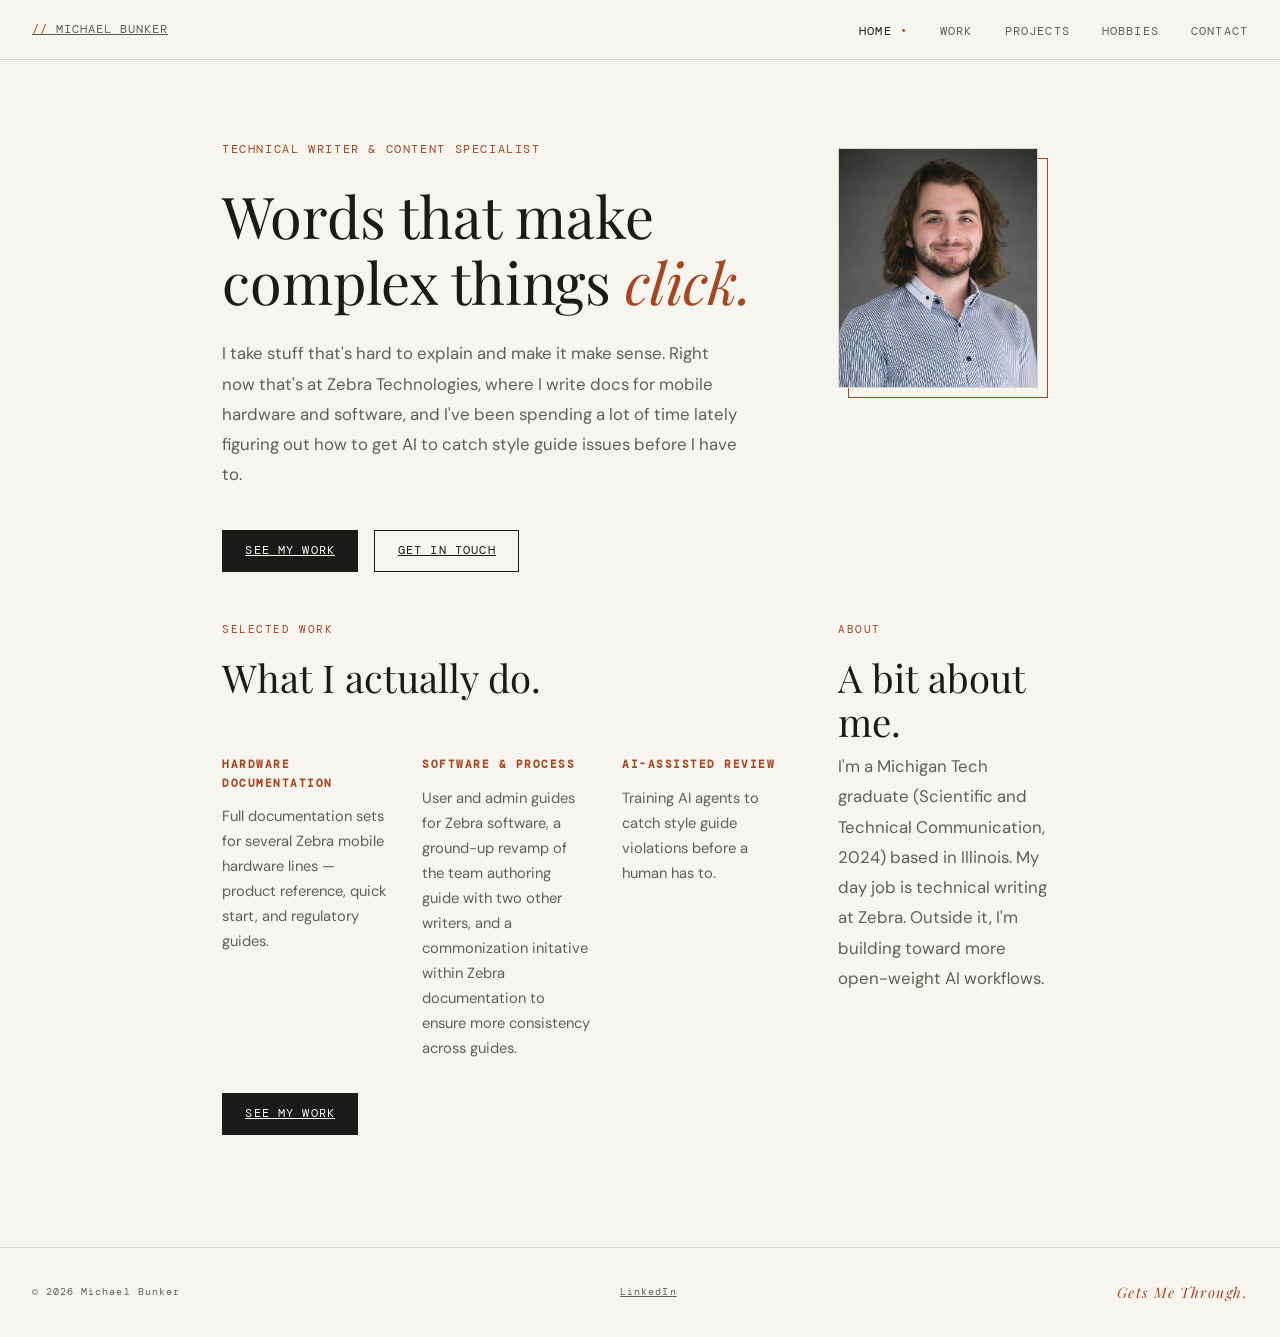
<file: index.html>
<!DOCTYPE html>
<html lang="en">
<head>
  <meta charset="UTF-8" />
  <meta name="viewport" content="width=device-width, initial-scale=1.0" />
  <meta name="theme-color" content="#F7F5F0">
  <title>Michael Bunker — Technical Writer</title>
  <meta name="description" content="Michael Bunker — Technical Writer & Content Specialist. Currently at Zebra Technologies, specializing in hardware documentation and AI-driven documentation workflows.">
  <meta property="og:title" content="Michael Bunker — Technical Writer">
  <meta property="og:description" content="Technical Writer & Content Specialist. Currently at Zebra Technologies, leading AI initiatives and documentation for mobile hardware.">
  <meta property="og:type" content="website">
  <meta property="og:url" content="https://michaelbunker.net/">
  <meta property="og:image" content="https://michaelbunker.net/michaelbunker.jpg">
  <meta property="og:image:type" content="image/jpeg">
  <meta property="og:image:width" content="800">
  <meta property="og:image:height" content="800">
  <meta property="og:image:alt" content="Portrait of Michael Bunker">
  <meta name="twitter:card" content="summary">
  <meta name="twitter:title" content="Michael Bunker — Technical Writer">
  <meta name="twitter:description" content="Technical Writer & Content Specialist. Currently at Zebra Technologies, leading AI initiatives and documentation for mobile hardware.">
  <meta name="twitter:image" content="https://michaelbunker.net/michaelbunker.jpg">
  <meta name="twitter:image:alt" content="Portrait of Michael Bunker">
  <link rel="canonical" href="https://michaelbunker.net/">
  <link rel="icon" type="image/svg+xml" href="favicon.svg">
  <link rel="preconnect" href="https://fonts.googleapis.com">
  <link rel="preconnect" href="https://fonts.gstatic.com" crossorigin>
  <link href="https://fonts.googleapis.com/css2?family=Playfair+Display:ital@0;1&family=DM+Mono&family=DM+Sans:wght@300;400;500&display=swap" rel="stylesheet" />
  <link rel="stylesheet" href="style.css">
  <script src="script.js" defer></script>
  <script type="application/ld+json">
  {
    "@context": "https://schema.org",
    "@type": "Person",
    "name": "Michael Bunker",
    "url": "https://michaelbunker.net/",
    "image": "https://michaelbunker.net/michaelbunker.jpg",
    "jobTitle": "Technical Writer & Content Specialist",
    "worksFor": { "@type": "Organization", "name": "Zebra Technologies" },
    "address": { "@type": "PostalAddress", "addressRegion": "IL", "addressCountry": "US" },
    "sameAs": [ "https://www.linkedin.com/in/michael-bunker-b271b816b" ]
  }
  </script>
</head>
<body>
  <a href="#main-content" class="skip-link">Skip to main content</a>
  <nav aria-label="Main navigation">
    <a href="index.html" class="nav-logo"><span>//</span> michael bunker</a>
    <ul class="nav-links">
      <li><a href="index.html" class="active" aria-current="page">Home</a></li>
      <li><a href="work.html">Work</a></li>
      <li><a href="projects.html">Projects</a></li>
      <li><a href="hobbies.html">Hobbies</a></li>
      <li><a href="contact.html">Contact</a></li>
    </ul>
  </nav>

  <main id="main-content">
  <section class="page">
    <div class="container">
      <div class="home-hero">
        <div class="hero-text">
          <p class="hero-label">Technical Writer & Content Specialist</p>
          <h1>Words that make<br>complex things <em>click.</em></h1>
          <p class="hero-body">I take stuff that's hard to explain and make it make sense. Right now that's at Zebra Technologies, where I write docs for mobile hardware and software, and I've been spending a lot of time lately figuring out how to get AI to catch style guide issues before I have to.</p>
          <div class="hero-ctas">
            <a href="work.html" class="btn btn-fill">See My Work</a>
            <a href="contact.html" class="btn">Get in Touch</a>
          </div>
        </div>
        <div class="hero-image">
          <div class="img-frame-wrap">
            <div class="img-frame">
              <img src="michaelbunker.jpg" alt="Portrait of Michael Bunker" width="200" height="240" fetchpriority="high" style="width:100%;height:100%;object-fit:cover;" />
            </div>
          </div>
      </div>
      
      <div class="home-section">
        <p class="label">Selected Work</p>
        <h2>What I actually do.</h2>
        <div class="about-strip">
          <div class="about-block">
            <h3>Hardware Documentation</h3>
            <p>Full documentation sets for several Zebra mobile hardware lines &mdash; product reference, quick start, and regulatory guides.</p>
          </div>
          <div class="about-block">
            <h3>Software &amp; Process</h3>
            <p>User and admin guides for Zebra software, a ground-up revamp of the team authoring guide with two other writers, and a commonization initative within Zebra documentation to ensure more consistency across guides.</p>
          </div>
          <div class="about-block">
            <h3>AI-Assisted Review</h3>
            <p>Training AI agents to catch style guide violations before a human has to.</p>
          </div>
        </div>
        <div class="hero-ctas">
          <a href="work.html" class="btn btn-fill">See My Work</a>
        </div>
      </div>
      
      <div class="home-section">
        <p class="label">About</p>
        <h2>A bit about me.</h2>
        <p class="hero-body" style="max-width: 640px;">I'm a Michigan Tech graduate (Scientific and Technical Communication, 2024) based in Illinois. My day job is technical writing at Zebra. Outside it, I'm building toward more open-weight AI workflows.</p>
    </div>
    </div>
   </section>
  </main>
  <footer>
    <p>© 2026 Michael Bunker</p>
        <p><a href="https://www.linkedin.com/in/michael-bunker-b271b816b" target="_blank" rel="noopener noreferrer">LinkedIn</a></p>
    <p class="footer-mark">Gets Me Through.</p>
  </footer>
</body>
</html>
</file>
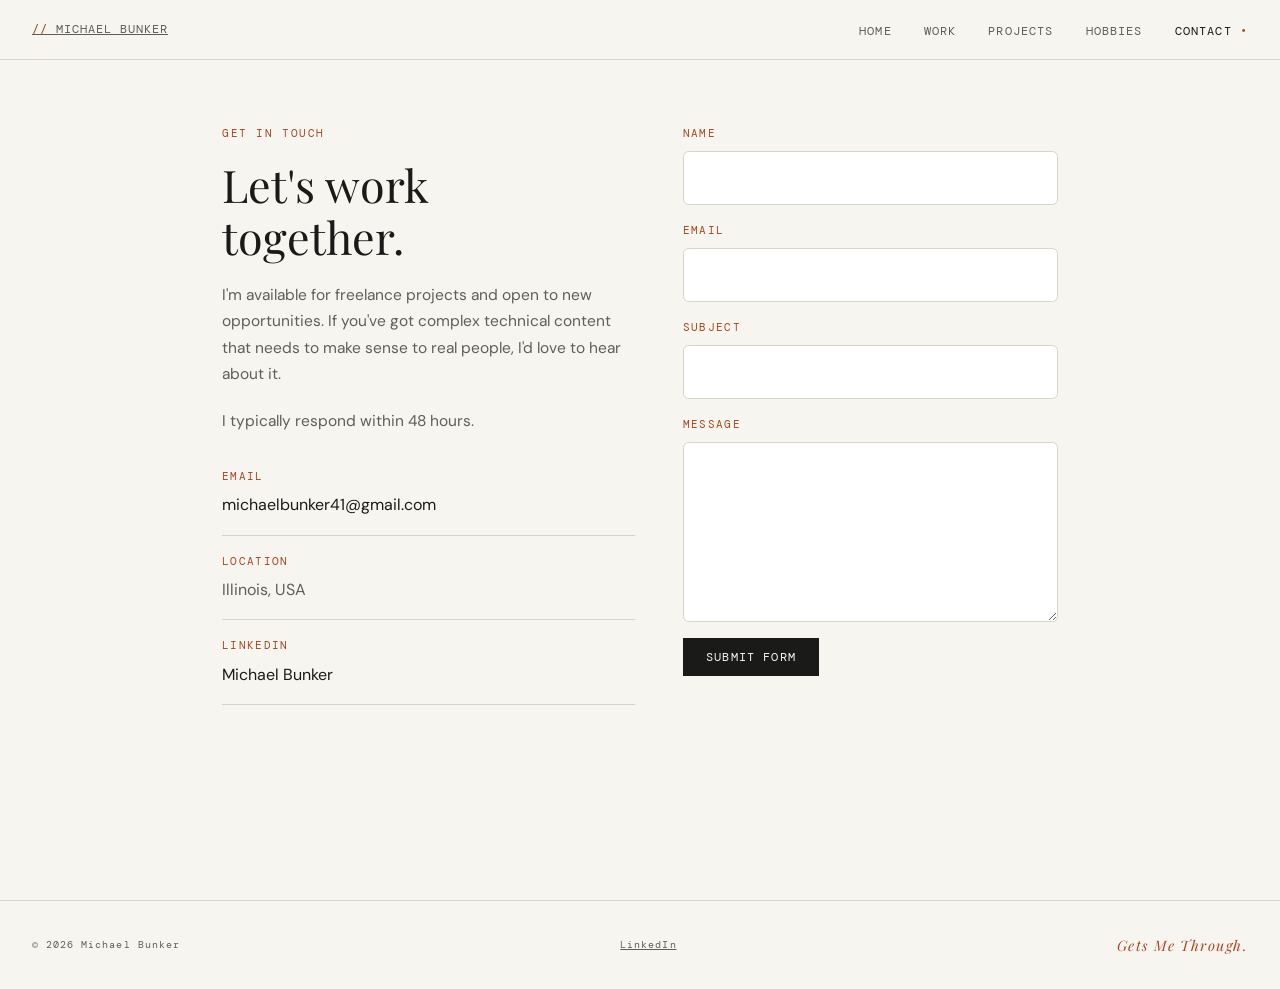
<file: contact.html>
<!DOCTYPE html>
<html lang="en">
<head>
  <meta charset="UTF-8" />
  <meta name="viewport" content="width=device-width, initial-scale=1.0" />
  <meta name="theme-color" content="#F7F5F0">
  <title>Contact — Michael Bunker</title>
  <meta name="description" content="Contact Michael Bunker — Technical Writer & Content Specialist. Available for freelance projects and new opportunities in documentation and AI.">
  <meta property="og:title" content="Michael Bunker — Contact">
  <meta property="og:description" content="Get in touch with Michael Bunker for technical writing, documentation, and content strategy projects.">
  <meta property="og:type" content="website">
  <meta property="og:url" content="https://michaelbunker.net/contact.html">
  <meta property="og:image" content="https://michaelbunker.net/michaelbunker.jpg">
  <meta property="og:image:type" content="image/jpeg">
  <meta property="og:image:width" content="800">
  <meta property="og:image:height" content="800">
  <meta property="og:image:alt" content="Portrait of Michael Bunker">
  <meta name="twitter:card" content="summary">
  <meta name="twitter:title" content="Michael Bunker — Contact">
  <meta name="twitter:description" content="Get in touch with Michael Bunker for technical writing, documentation, and content strategy projects.">
  <meta name="twitter:image" content="https://michaelbunker.net/michaelbunker.jpg">
  <meta name="twitter:image:alt" content="Portrait of Michael Bunker">
  <link rel="canonical" href="https://michaelbunker.net/contact.html">
  <link rel="icon" type="image/svg+xml" href="favicon.svg">
  <link rel="preconnect" href="https://fonts.googleapis.com">
  <link rel="preconnect" href="https://fonts.gstatic.com" crossorigin>
  <link href="https://fonts.googleapis.com/css2?family=Playfair+Display:ital@0;1&family=DM+Mono&family=DM+Sans:wght@300;400;500&display=swap" rel="stylesheet" />
  <link rel="stylesheet" href="style.css">
  <script src="script.js" defer></script>
</head>
<body>
  <a href="#main-content" class="skip-link">Skip to main content</a>
  <nav aria-label="Main navigation">
    <a href="index.html" class="nav-logo"><span>//</span> michael bunker</a>
    <ul class="nav-links">
      <li><a href="index.html">Home</a></li>
      <li><a href="work.html">Work</a></li>
      <li><a href="projects.html">Projects</a></li>
      <li><a href="hobbies.html">Hobbies</a></li>
      <li><a href="contact.html" class="active" aria-current="page">Contact</a></li>
    </ul>
  </nav>

  <main id="main-content">
  <section class="page" id="page-contact">
    <div class="container">
      <div class="contact-layout">
        <div class="contact-left">
          <div style="font-family:var(--mono);font-size:0.7rem;letter-spacing:0.14em;text-transform:uppercase;color:var(--accent);margin-bottom:1rem;">Get in Touch</div>
          <h1>Let's work<br>together.</h1>
          <p>I'm available for freelance projects and open to new opportunities. If you've got complex technical content that needs to make sense to real people, I'd love to hear about it.</p>
          <p>I typically respond within 48 hours.</p>
          <ul class="contact-list">
            <li>
              <span class="c-label">Email</span>
              <a href="mailto:michaelbunker41@gmail.com">michaelbunker41@gmail.com</a>
            </li>
            <li>
              <span class="c-label">Location</span>
              <span style="color:var(--muted)">Illinois, USA</span>
            </li>
            <li>
              <span class="c-label">LinkedIn</span>
              <a href="https://www.linkedin.com/in/michael-bunker-b271b816b" target="_blank" rel="noopener noreferrer">Michael Bunker</a>
            </li>
          </ul>
        </div>

    <form id="contact-form" class="contact-form">
  <input type="hidden" name="access_key" value="ab18880c-9915-4725-9efa-cfa8f529046d" />
        <input type="hidden" name="from_name" value="michaelbunker.net contact form" />
  
  <!-- Web3Forms bot protection honeypot -->
  <input type="text" name="botcheck" value="" tabindex="-1" autocomplete="off" aria-hidden="true" style="position:absolute; left:-9999px; width:1px; height:1px;" />
  
  <div class="form-row">
    <label for="f-name">Name</label>
    <input type="text" id="f-name" name="name" autocomplete="name" required aria-required="true" />
  </div>
  
  <div class="form-row">
    <label for="f-email">Email</label>
    <input type="email" id="f-email" name="email" autocomplete="email" required aria-required="true" />
  </div>

  <div class="form-row">
    <label for="f-subject">Subject</label>
    <input type="text" id="f-subject" name="subject" required aria-required="true" />
  </div>

  <div class="form-row">
    <label for="f-message">Message</label>
    <textarea id="f-message" name="message" required aria-required="true"></textarea>
  </div>
  
  <div>
    <button class="btn btn-fill" type="submit">Submit Form</button>
  </div>

  <div id="form-result" role="status" aria-live="polite" style="margin-top: 1rem; font-family: var(--mono); font-size: 0.9rem;"></div>
</form>
      </div>
    </div>
  </section>
  </main>
  <footer>
    <p>© 2026 Michael Bunker</p>
        <p><a href="https://www.linkedin.com/in/michael-bunker-b271b816b" target="_blank" rel="noopener noreferrer">LinkedIn</a></p>
    <p class="footer-mark">Gets Me Through.</p>
  </footer>
</body>
</html>
</file>
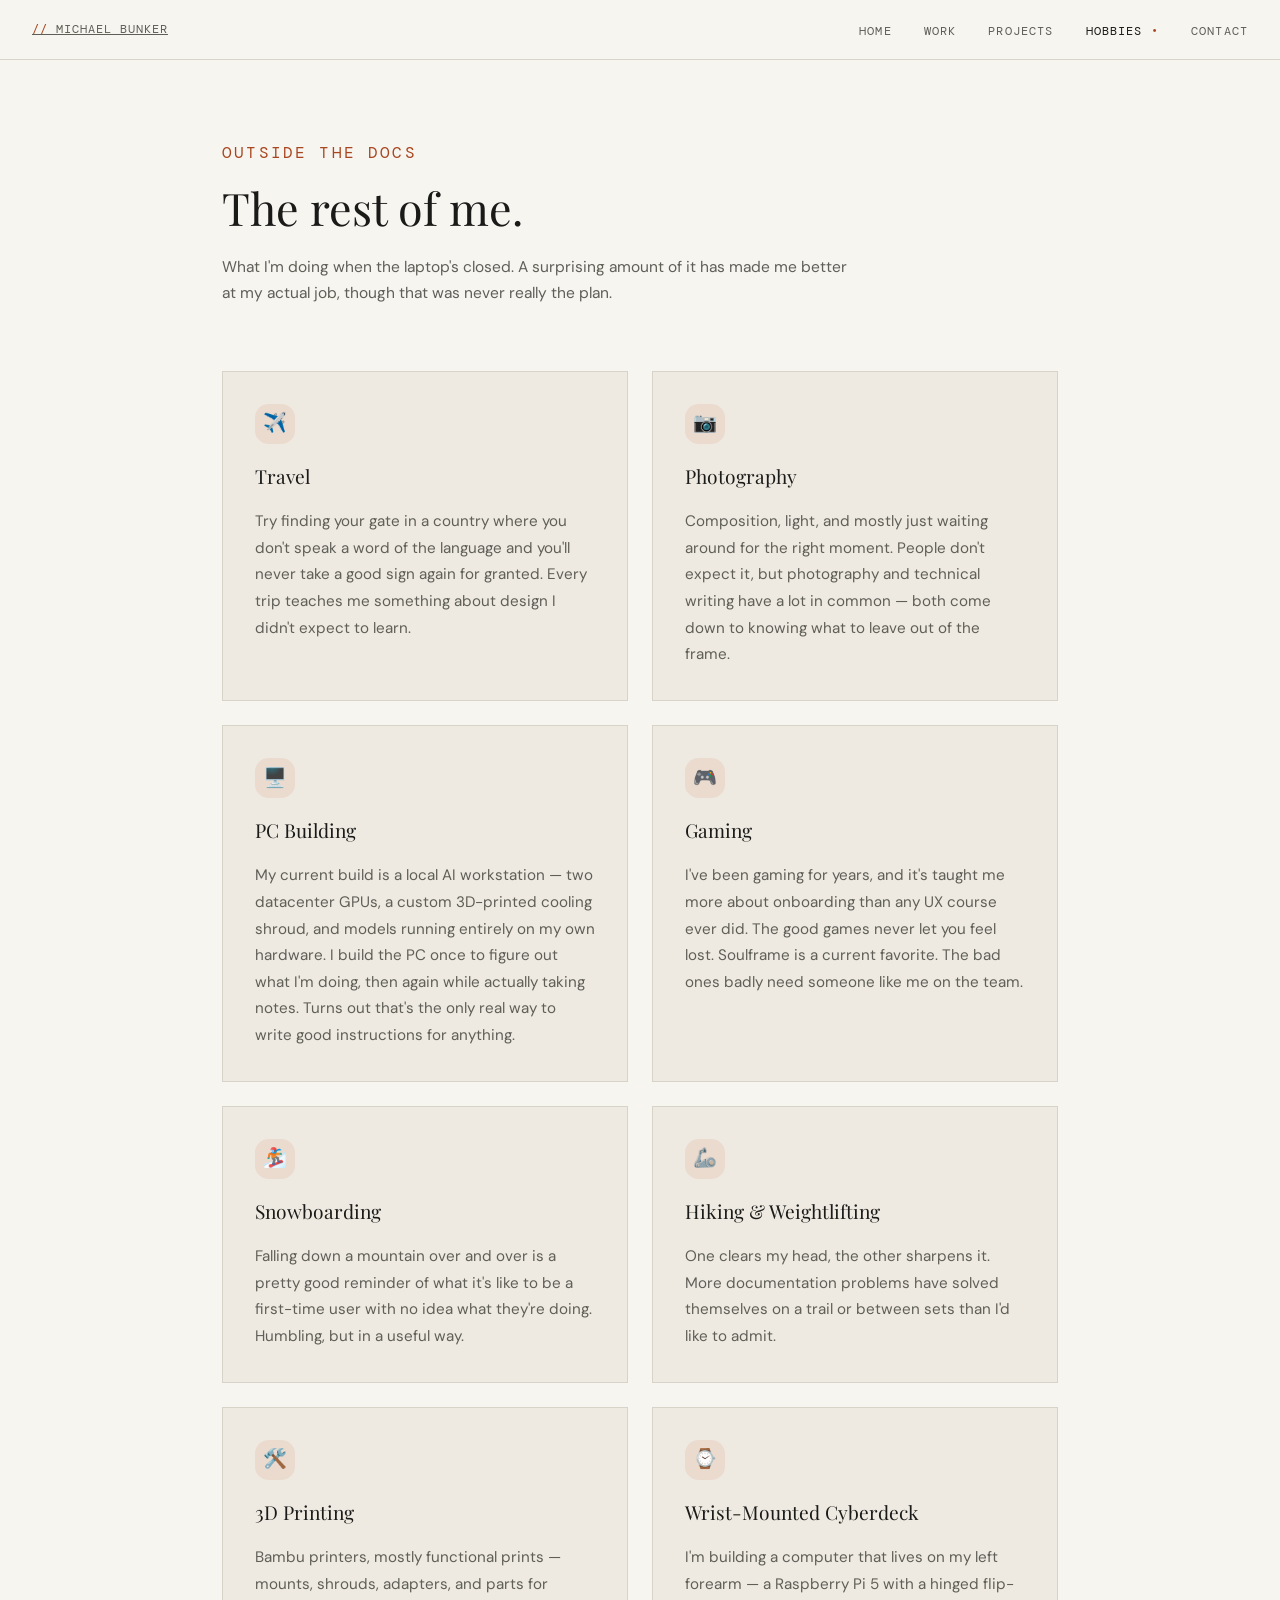
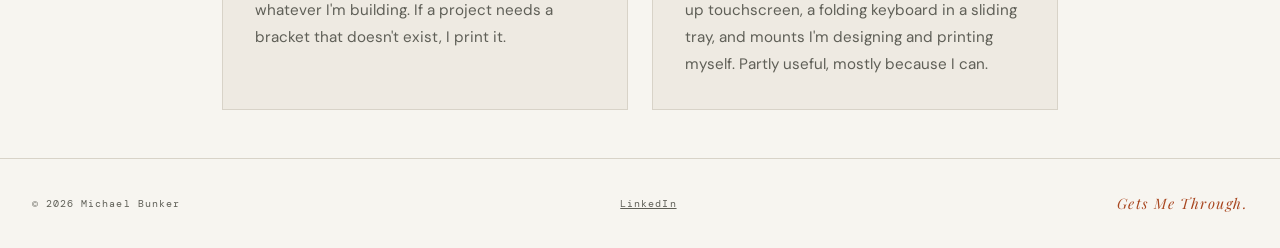
<file: hobbies.html>
<!DOCTYPE html>
<html lang="en">
<head>
  <meta charset="UTF-8" />
  <meta name="viewport" content="width=device-width, initial-scale=1.0" />
  <meta name="theme-color" content="#F7F5F0">
  <title>Hobbies — Michael Bunker</title>
  <meta name="description" content="Michael Bunker's hobbies and interests — how travel, photography, gaming, and outdoor activities make me a better technical writer.">
  <meta property="og:title" content="Michael Bunker — Hobbies & Interests">
  <meta property="og:description" content="The things I do when the laptop is closed — some of which have made me a significantly better writer.">
  <meta property="og:type" content="website">
  <meta property="og:url" content="https://michaelbunker.net/hobbies.html">
  <meta property="og:image" content="https://michaelbunker.net/michaelbunker.jpg">
  <meta property="og:image:type" content="image/jpeg">
  <meta property="og:image:width" content="800">
  <meta property="og:image:height" content="800">
  <meta property="og:image:alt" content="Portrait of Michael Bunker">
  <meta name="twitter:card" content="summary">
  <meta name="twitter:title" content="Michael Bunker — Hobbies & Interests">
  <meta name="twitter:description" content="The things I do when the laptop is closed — some of which have made me a significantly better writer.">
  <meta name="twitter:image" content="https://michaelbunker.net/michaelbunker.jpg">
  <meta name="twitter:image:alt" content="Portrait of Michael Bunker">
  <link rel="canonical" href="https://michaelbunker.net/hobbies.html">
  <link rel="icon" type="image/svg+xml" href="favicon.svg">
  <link rel="preconnect" href="https://fonts.googleapis.com">
  <link rel="preconnect" href="https://fonts.gstatic.com" crossorigin>
  <link href="https://fonts.googleapis.com/css2?family=Playfair+Display:ital@0;1&family=DM+Mono&family=DM+Sans:wght@300;400;500&display=swap" rel="stylesheet" />
  <link rel="stylesheet" href="style.css">
  <script src="script.js" defer></script>
</head>
<body>
  <a href="#main-content" class="skip-link">Skip to main content</a>
  <nav aria-label="Main navigation">
    <a href="index.html" class="nav-logo"><span>//</span> michael bunker</a>
    <ul class="nav-links">
      <li><a href="index.html">Home</a></li>
      <li><a href="work.html">Work</a></li>
      <li><a href="projects.html">Projects</a></li>
      <li><a href="hobbies.html" class="active" aria-current="page">Hobbies</a></li>
      <li><a href="contact.html">Contact</a></li>
    </ul>
  </nav>

  <main id="main-content">
 <section class="page" id="page-hobbies">
    <div class="container">
      <div class="hobbies-intro">
        <p class="label">Outside the Docs</p>
        <h1>The rest of me.</h1>
        <p>What I'm doing when the laptop's closed. A surprising amount of it has made me better at my actual job, though that was never really the plan.</p>
      </div>

      <div class="hobbies-list">
        <div class="hobby-card">
          <span class="hobby-icon" aria-hidden="true">✈️</span>
          <h3>Travel</h3>
          <p>Try finding your gate in a country where you don't speak a word of the language and you'll never take a good sign again for granted. Every trip teaches me something about design I didn't expect to learn.</p>
        </div>
        <div class="hobby-card">
          <span class="hobby-icon" aria-hidden="true">📷</span>
          <h3>Photography</h3>
          <p>Composition, light, and mostly just waiting around for the right moment. People don't expect it, but photography and technical writing have a lot in common — both come down to knowing what to leave out of the frame.</p>
        </div>
        <div class="hobby-card">
          <span class="hobby-icon" aria-hidden="true">🖥️</span>
          <h3>PC Building</h3>
          <p>My current build is a local AI workstation &mdash; two datacenter GPUs, a custom 3D-printed cooling shroud, and models running entirely on my own hardware. I build the PC once to figure out what I'm doing, then again while actually taking notes. Turns out that's the only real way to write good instructions for anything.</p>
        </div>
        <div class="hobby-card">
          <span class="hobby-icon" aria-hidden="true">🎮</span>
          <h3>Gaming</h3>
          <p>I've been gaming for years, and it's taught me more about onboarding than any UX course ever did. The good games never let you feel lost. Soulframe is a current favorite. The bad ones badly need someone like me on the team.</p>
        </div>
        <div class="hobby-card">
          <span class="hobby-icon" aria-hidden="true">🏂</span>
          <h3>Snowboarding</h3>
          <p>Falling down a mountain over and over is a pretty good reminder of what it's like to be a first-time user with no idea what they're doing. Humbling, but in a useful way.</p>
        </div>
        <div class="hobby-card">
          <span class="hobby-icon" aria-hidden="true">🦾</span>
          <h3>Hiking & Weightlifting</h3>
          <p>One clears my head, the other sharpens it. More documentation problems have solved themselves on a trail or between sets than I'd like to admit.</p>
        </div>
        <div class="hobby-card">
          <span class="hobby-icon" aria-hidden="true">🛠️</span>
          <h3>3D Printing</h3>
          <p>Bambu printers, mostly functional prints &mdash; mounts, shrouds, adapters, and parts for whatever I'm building. If a project needs a bracket that doesn't exist, I print it.</p>
        </div>
        <div class="hobby-card">
          <span class="hobby-icon" aria-hidden="true">⌚</span>
          <h3>Wrist-Mounted Cyberdeck</h3>
          <p>I'm building a computer that lives on my left forearm &mdash; a Raspberry Pi 5 with a hinged flip-up touchscreen, a folding keyboard in a sliding tray, and mounts I'm designing and printing myself. Partly useful, mostly because I can.</p>
        </div>
      </div>
    </div>
  </section>
  </main>
  <footer>
    <p>© 2026 Michael Bunker</p>
        <p><a href="https://www.linkedin.com/in/michael-bunker-b271b816b" target="_blank" rel="noopener noreferrer">LinkedIn</a></p>
    <p class="footer-mark">Gets Me Through.</p>
  </footer>
</body>
</html>
</file>
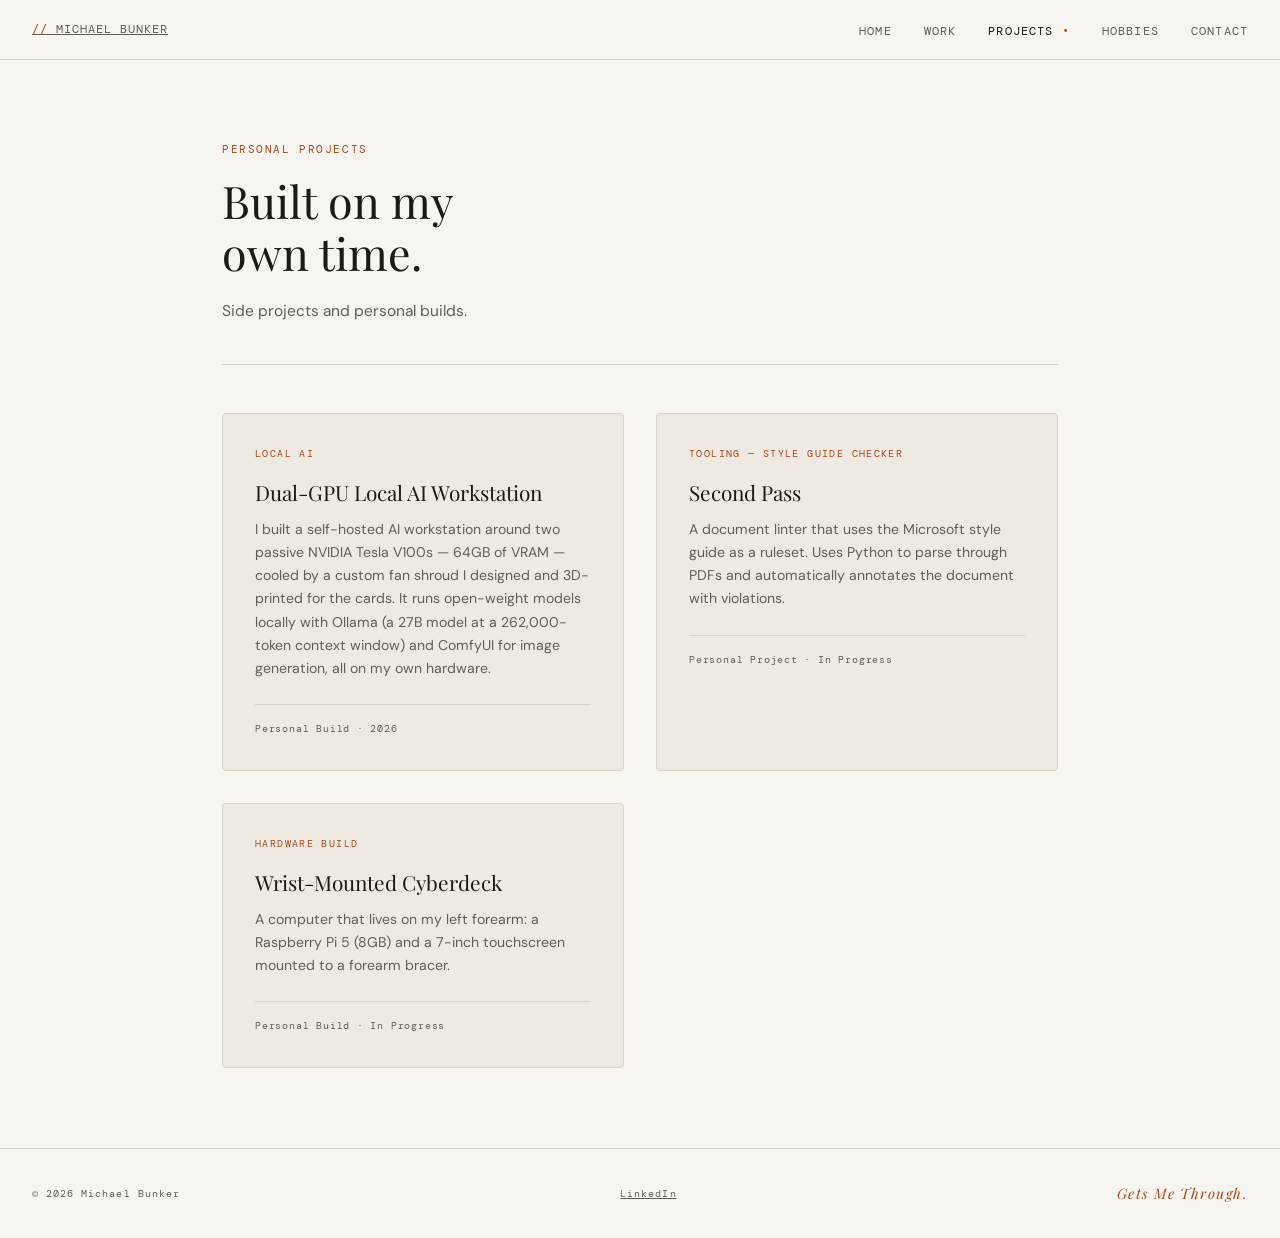
<file: projects.html>
<!DOCTYPE html>
<html lang="en">
<head>
  <meta charset="UTF-8" />
  <meta name="viewport" content="width=device-width, initial-scale=1.0" />
  <meta name="theme-color" content="#F7F5F0">
  <title>Projects — Michael Bunker</title>
  <meta name="description" content="Michael Bunker's personal projects — a dual-GPU local AI workstation, a style guide checker, and a wrist-mounted cyberdeck. Built on my own time, separate from my work at Zebra Technologies.">
  <meta property="og:title" content="Michael Bunker — Personal Projects">
  <meta property="og:description" content="Side projects and personal builds: local AI hardware, documentation tooling, and a wrist-mounted cyberdeck.">
  <meta property="og:type" content="website">
  <meta property="og:url" content="https://michaelbunker.net/projects.html">
  <meta property="og:image" content="https://michaelbunker.net/michaelbunker.jpg">
  <meta property="og:image:type" content="image/jpeg">
  <meta property="og:image:width" content="800">
  <meta property="og:image:height" content="800">
  <meta property="og:image:alt" content="Portrait of Michael Bunker">
  <meta name="twitter:card" content="summary">
  <meta name="twitter:title" content="Michael Bunker — Personal Projects">
  <meta name="twitter:description" content="Side projects and personal builds: local AI hardware, documentation tooling, and a wrist-mounted cyberdeck.">
  <meta name="twitter:image" content="https://michaelbunker.net/michaelbunker.jpg">
  <meta name="twitter:image:alt" content="Portrait of Michael Bunker">
  <link rel="canonical" href="https://michaelbunker.net/projects.html">
  <link rel="icon" type="image/svg+xml" href="favicon.svg">
  <link rel="preconnect" href="https://fonts.googleapis.com">
  <link rel="preconnect" href="https://fonts.gstatic.com" crossorigin>
  <link href="https://fonts.googleapis.com/css2?family=Playfair+Display:ital@0;1&family=DM+Mono&family=DM+Sans:wght@300;400;500&display=swap" rel="stylesheet" />
  <link rel="stylesheet" href="style.css">
  <script src="script.js" defer></script>
</head>
<body>
  <a href="#main-content" class="skip-link">Skip to main content</a>
  <nav aria-label="Main navigation">
    <a href="index.html" class="nav-logo"><span>//</span> michael bunker</a>
    <ul class="nav-links">
      <li><a href="index.html">Home</a></li>
      <li><a href="work.html">Work</a></li>
      <li><a href="projects.html" class="active" aria-current="page">Projects</a></li>
      <li><a href="hobbies.html">Hobbies</a></li>
      <li><a href="contact.html">Contact</a></li>
    </ul>
  </nav>

  <main id="main-content">
  <section class="page" id="page-projects">
    <div class="container">
      <div class="page-header">
        <p class="label">Personal Projects</p>
        <h1>Built on my<br>own time.</h1>
        <p>Side projects and personal builds.</p>
      </div>

      <div class="work-grid">
        <div class="work-card">
          <div class="work-card-header">
            <div>
              <p class="type">Local AI</p>
              <h3>Dual-GPU Local AI Workstation</h3>
              <p>I built a self-hosted AI workstation around two passive NVIDIA Tesla V100s &mdash; 64GB of VRAM &mdash; cooled by a custom fan shroud I designed and 3D-printed for the cards. It runs open-weight models locally with Ollama (a 27B model at a 262,000-token context window) and ComfyUI for image generation, all on my own hardware.</p>
              <div class="meta">
                <span>Personal Build &middot; 2026</span>
              </div>
            </div>
          </div>
        </div>

        <div class="work-card">
          <div class="work-card-header">
            <div>
              <p class="type">Tooling &mdash; Style Guide Checker</p>
              <h3>Second Pass</h3>
              <p>A document linter that uses the Microsoft style guide as a ruleset. Uses Python to parse through PDFs and automatically annotates the document with violations.</p>
              <div class="meta">
                <span>Personal Project &middot; In Progress</span>
              </div>
            </div>
          </div>
        </div>

        <div class="work-card">
          <div class="work-card-header">
            <div>
              <p class="type">Hardware Build</p>
              <h3>Wrist-Mounted Cyberdeck</h3>
              <p>A computer that lives on my left forearm: a Raspberry Pi 5 (8GB) and a 7-inch touchscreen mounted to a forearm bracer.</p>
              <div class="meta">
                <span>Personal Build &middot; In Progress</span>
              </div>
            </div>
          </div>
        </div>
      </div>
    </div>
  </section>
  </main>
  <footer>
    <p>&copy; 2026 Michael Bunker</p>
    <p><a href="https://www.linkedin.com/in/michael-bunker-b271b816b" target="_blank" rel="noopener noreferrer">LinkedIn</a></p>
    <p class="footer-mark">Gets Me Through.</p>
  </footer>
</body>
</html>
</file>
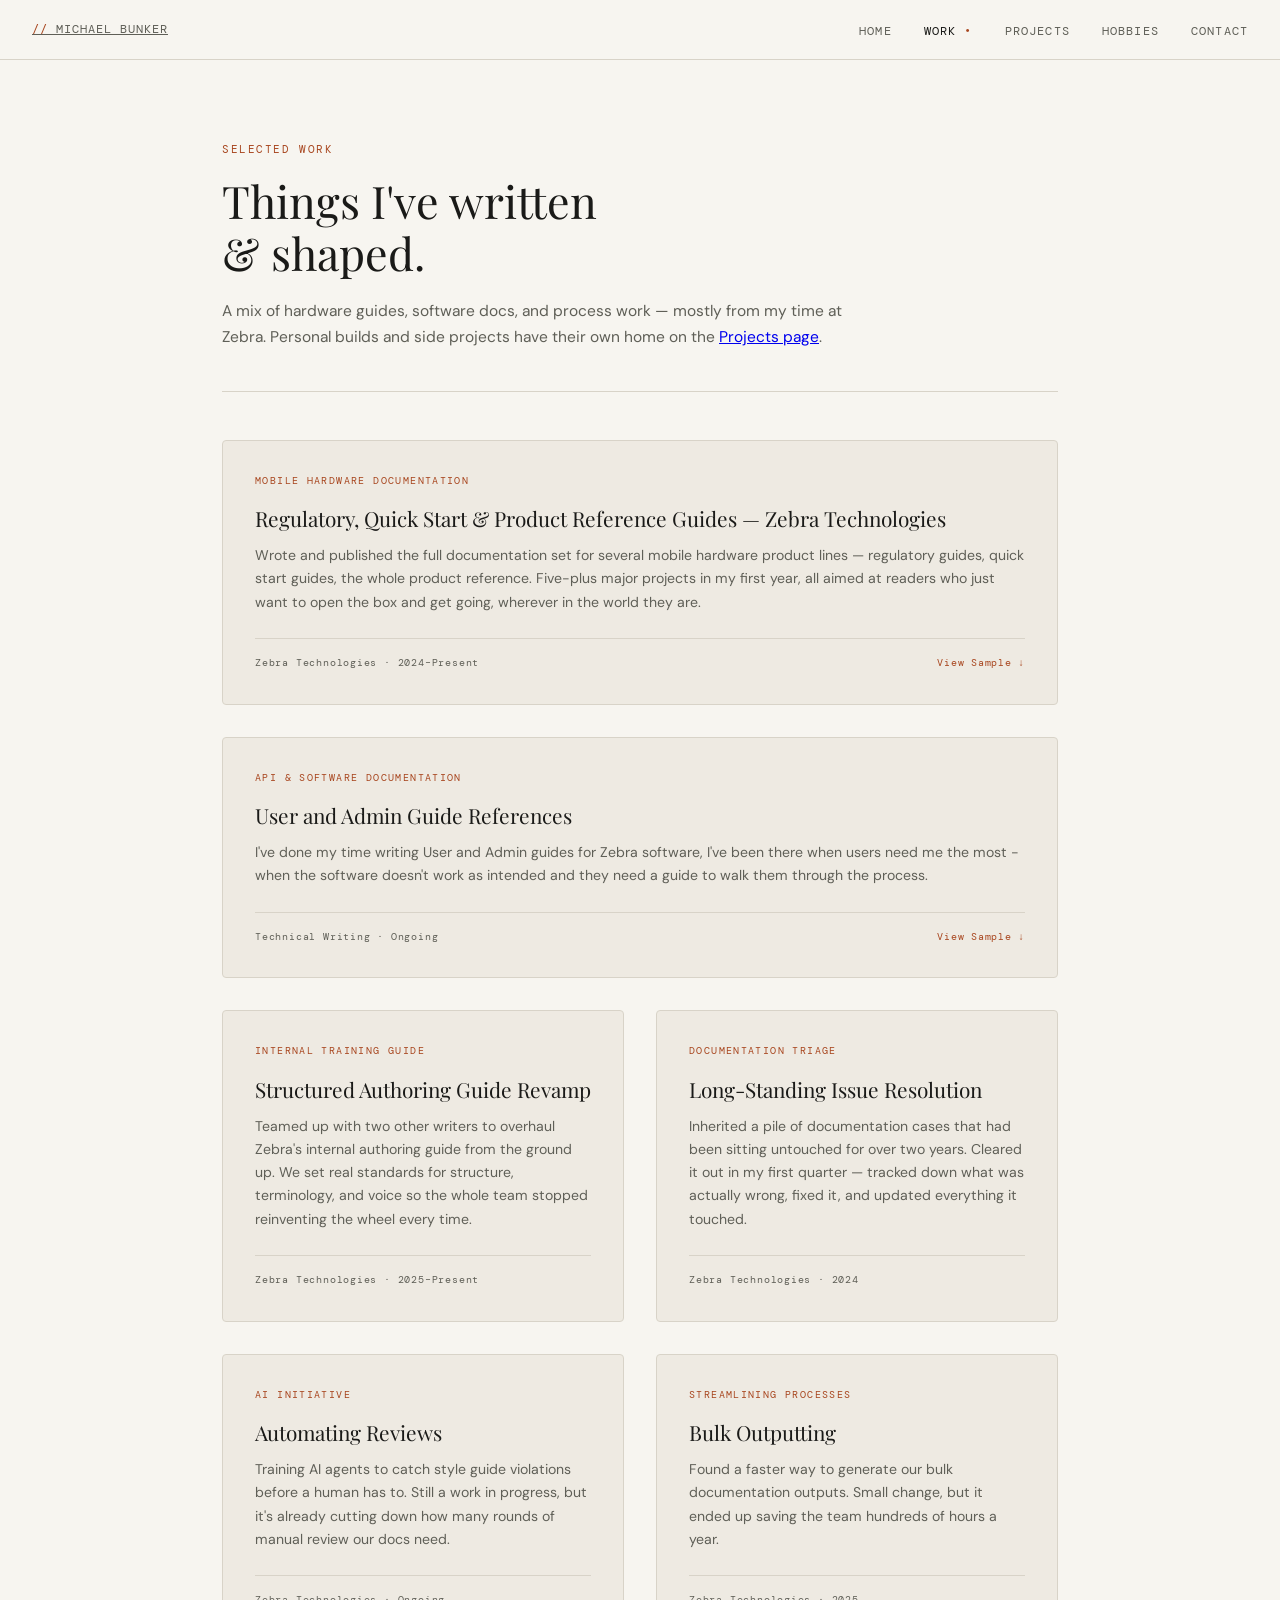
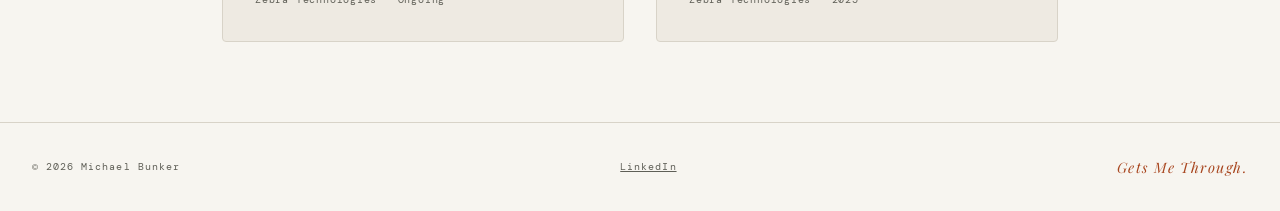
<file: work.html>
<!DOCTYPE html>
<html lang="en">
<head>
  <meta charset="UTF-8" />
  <meta name="viewport" content="width=device-width, initial-scale=1.0" />
  <meta name="theme-color" content="#F7F5F0">
  <title>Work — Michael Bunker</title>
  <meta name="description" content="Michael Bunker — Selected work in technical writing, hardware documentation, API references, and AI-driven documentation workflows at Zebra Technologies.">
  <meta property="og:title" content="Michael Bunker — Selected Work">
  <meta property="og:description" content="Hardware guides, software documentation, and content strategy work — from Zebra Technologies and beyond.">
  <meta property="og:type" content="website">
  <meta property="og:url" content="https://michaelbunker.net/work.html">
  <meta property="og:image" content="https://michaelbunker.net/michaelbunker.jpg">
  <meta property="og:image:type" content="image/jpeg">
  <meta property="og:image:width" content="800">
  <meta property="og:image:height" content="800">
  <meta property="og:image:alt" content="Portrait of Michael Bunker">
  <meta name="twitter:card" content="summary">
  <meta name="twitter:title" content="Michael Bunker — Selected Work">
  <meta name="twitter:description" content="Hardware guides, software documentation, and content strategy work — from Zebra Technologies and beyond.">
  <meta name="twitter:image" content="https://michaelbunker.net/michaelbunker.jpg">
  <meta name="twitter:image:alt" content="Portrait of Michael Bunker">
  <link rel="canonical" href="https://michaelbunker.net/work.html">
  <link rel="icon" type="image/svg+xml" href="favicon.svg">
  <link rel="preconnect" href="https://fonts.googleapis.com">
  <link rel="preconnect" href="https://fonts.gstatic.com" crossorigin>
  <link href="https://fonts.googleapis.com/css2?family=Playfair+Display:ital@0;1&family=DM+Mono&family=DM+Sans:wght@300;400;500&display=swap" rel="stylesheet" />
  <link rel="stylesheet" href="style.css">
  <script src="script.js" defer></script>
</head>
<body>
  <a href="#main-content" class="skip-link">Skip to main content</a>
  <nav aria-label="Main navigation">
    <a href="index.html" class="nav-logo"><span>//</span> michael bunker</a>
    <ul class="nav-links">
      <li><a href="index.html">Home</a></li>
      <li><a href="work.html" class="active" aria-current="page">Work</a></li>
      <li><a href="projects.html">Projects</a></li>
      <li><a href="hobbies.html">Hobbies</a></li>
      <li><a href="contact.html">Contact</a></li>
    </ul>
  </nav>

  <main id="main-content">
  <section class="page" id="page-work">
    <div class="container">
      <div class="page-header">
        <p class="label">Selected Work</p>
        <h1>Things I've written<br>& shaped.</h1>
        <p>A mix of hardware guides, software docs, and process work — mostly from my time at Zebra. Personal builds and side projects have their own home on the <a href="projects.html">Projects page</a>.</p>
      </div>

      <div class="work-grid">

        <!-- Card 1: Featured -->
        <div class="work-card featured" tabindex="0" role="button" aria-expanded="false" aria-label="Regulatory, Quick Start & Product Reference Guides — Zebra Technologies">
          <div class="work-card-header">
            <div>
              <p class="type">Mobile Hardware Documentation</p>
              <h3>Regulatory, Quick Start & Product Reference Guides — Zebra Technologies</h3>
              <p>Wrote and published the full documentation set for several mobile hardware product lines — regulatory guides, quick start guides, the whole product reference. Five-plus major projects in my first year, all aimed at readers who just want to open the box and get going, wherever in the world they are.</p>
              <div class="meta">
                <span>Zebra Technologies · 2024–Present</span>
                <span class="meta-toggle">View Sample <span class="arrow">↓</span></span>
              </div>
            </div>
          
          </div>
          <div class="work-card-drawer">
            <div class="work-card-drawer-inner">
              <div>
                <p class="drawer-label">Documents</p>
                <div class="drawer-links">
                  <div class="drawer-link">
                    <span>FR55 Product Reference Guide</span>
                    <span class="drawer-link-meta">
                      <a href="https://docs.zebra.com/us/en/mobile-computers/handheld/tc5-series/fr55-product-reference-guide/c-fr55-touch-computer.html" target="_blank" rel="noopener noreferrer">HTML</a>
                      <a href="work-samples/archives/2026-11-03/fr55-product-reference-guide.pdf" target="_blank" rel="noopener noreferrer">PDF Archive · 2026-11-03</a>
                    </span>
                  </div>
                  <div class="drawer-link">
                    <span>FR55 Quick Start Guide</span>
                    <span class="drawer-link-meta">
                      <a href="https://docs.zebra.com/us/en/mobile-computers/handheld/tc5-series/fr55-qsg-en/c-fr55-touch-computer-quick-start-guide.html" target="_blank" rel="noopener noreferrer">HTML</a>
                      <a href="work-samples/archives/2026-11-03/fr55-quick-start-guide.pdf" target="_blank" rel="noopener noreferrer">PDF Archive · 2026-11-03</a>
                    </span>
                  </div>
                  <div class="drawer-link">
                    <span>FR55 Regulatory Guide</span>
                    <span class="drawer-link-meta">
                      <a href="https://www.zebra.com/content/dam/support-dam/en/documentation/unrestricted/guide/regulatory/fr55-rg-en.pdf" target="_blank" rel="noopener noreferrer">Official PDF</a>
                      <a href="work-samples/archives/2026-11-03/fr55-regulatory-guide.pdf" target="_blank" rel="noopener noreferrer">PDF Archive · 2026-11-03</a>
                    </span>
                  </div>
                  <div class="drawer-link">
                    <span>TC501 Product Reference Guide</span>
                    <span class="drawer-link-meta">
                      <a href="https://docs.zebra.com/us/en/mobile-computers/handheld/tc5-series/tc501-prg/c-tc501-landing-page.html" target="_blank" rel="noopener noreferrer">HTML</a>
                      <a href="work-samples/archives/2026-11-03/tc501-product-reference-guide.pdf" target="_blank" rel="noopener noreferrer">PDF Archive · 2026-11-03</a>
                    </span>
                  </div>
                  <div class="drawer-link">
                    <span>TC501 Quick Start Guide</span>
                    <span class="drawer-link-meta">
                      <a href="https://docs.zebra.com/us/en/mobile-computers/handheld/tc5-series/tc501-qsg/c-tc501-landing-page-qsg.html" target="_blank" rel="noopener noreferrer">HTML</a>
                      <a href="work-samples/archives/2026-11-03/tc501-quick-start-guide.pdf" target="_blank" rel="noopener noreferrer">PDF Archive · 2026-11-03</a>
                    </span>
                  </div>
                  <div class="drawer-link">
                    <span>TC701 Product Reference Guide</span>
                    <span class="drawer-link-meta">
                      <a href="https://docs.zebra.com/us/en/mobile-computers/handheld/tc7-series/tc701-prg/c-tc701-landing-page.html" target="_blank" rel="noopener noreferrer">HTML</a>
                      <a href="work-samples/archives/2026-11-03/tc701-product-reference-guide.pdf" target="_blank" rel="noopener noreferrer">PDF Archive · 2026-11-03</a>
                    </span>
                  </div>
                  <div class="drawer-link">
                    <span>TC701 Quick Start Guide</span>
                    <span class="drawer-link-meta">
                      <a href="https://docs.zebra.com/us/en/mobile-computers/handheld/tc7-series/tc701-qsg/c-tc701-landing-page-qsg.html" target="_blank" rel="noopener noreferrer">HTML</a>
                      <a href="work-samples/archives/2026-11-03/tc701-quick-start-guide.pdf" target="_blank" rel="noopener noreferrer">PDF Archive · 2026-11-03</a>
                    </span>
                  </div>
                  <div class="drawer-link">
                    <span>TC501/TC701 Regulatory Guide</span>
                    <span class="drawer-link-meta">
                      <a href="https://www.zebra.com/content/dam/support-dam/en/documentation/unrestricted/guide/regulatory/tc501-tc701-wlan-rg-en.pdf" target="_blank" rel="noopener noreferrer">Official PDF</a>
                      <a href="work-samples/archives/2026-11-03/tc501-tc701-regulatory-guide.pdf" target="_blank" rel="noopener noreferrer">PDF Archive · 2026-11-03</a>
                    </span>
                  </div>
                  <div class="drawer-link">
                    <span>ZEC500 Product Reference Guide</span>
                    <span class="drawer-link-meta">
                      <a href="https://docs.zebra.com/us/en/kiosks/zec500-product-reference-guide/c-zec500-product-reference-guide.html" target="_blank" rel="noopener noreferrer">HTML</a>
                      <a href="work-samples/archives/2026-11-03/zec500-product-reference-guide.pdf" target="_blank" rel="noopener noreferrer">PDF Archive · 2026-11-03</a>
                    </span>
                  </div>
                  <div class="drawer-link">
                    <span>ZEC500 Quick Start Guide</span>
                    <span class="drawer-link-meta">
                      <a href="https://docs.zebra.com/us/en/kiosks/bm-zec500-quick-start-guide-ditamap/c-zec500-quick-start-guide.html" target="_blank" rel="noopener noreferrer">HTML</a>
                      <a href="work-samples/archives/2026-11-03/zec500-quick-start-guide.pdf" target="_blank" rel="noopener noreferrer">PDF Archive · 2026-11-03</a>
                    </span>
                  </div>
                  <div class="drawer-link">
                    <span>ZEC500 Regulatory Guide</span>
                    <span class="drawer-link-meta">
                      <a href="https://www.zebra.com/content/dam/support-dam/en/documentation/unrestricted/guide/regulatory/zec500-rg-en.pdf" target="_blank" rel="noopener noreferrer">Official PDF</a>
                      <a href="work-samples/archives/2026-11-03/zec500-regulatory-guide.pdf" target="_blank" rel="noopener noreferrer">PDF Archive · 2026-11-03</a>
                    </span>
                  </div>
                </div>
              </div>
           </div>
           </div>
         </div>

         <!-- Card 2: API & Software Documentation -->
        <div class="work-card featured" tabindex="0" role="button" aria-expanded="false" aria-label="API & Software Documentation">
          <div class="work-card-header">
            <p class="type">API & Software Documentation</p>
            <h3>User and Admin Guide References</h3>
            <p>I've done my time writing User and Admin guides for Zebra software, I've been there when users need me the most - when the software doesn't work as intended and they need a guide to walk them through the process.</p>
            <div class="meta">
              <span>Technical Writing · Ongoing</span>
              <span class="meta-toggle">View Sample <span class="arrow">↓</span></span>
            </div>
          </div>
          <div class="work-card-drawer">
            <div class="work-card-drawer-inner">
              <div>
                <p class="drawer-label">Documents</p>
                <div class="drawer-links">
                  <div class="drawer-link">
                    <span>Wireless Workstation Connect Administrator Guide</span>
                    <span class="drawer-link-meta">
                      <a href="https://docs.zebra.com/us/en/mobile-computers/software/bm-wireless-workstation-connect-admin-guide-ditamap/c-wwc-wireless-workstation-connect-admin-guide.html" rel="noopener noreferrer">HTML</a>
                      <a href="work-samples/archives/2026-11-03/wireless-workstation-connect-admin-guide.pdf" target="_blank" rel="noopener noreferrer">PDF Archive · 2026-11-03</a>
                    </span>
                  </div>
                  <div class="drawer-link">
                    <span>Wireless Workstation Connect User Guide</span>
                    <span class="drawer-link-meta">
                      <a href="https://docs.zebra.com/us/en/mobile-computers/software/bm-wireless-workstation-connect-user-guide-ditamap/c-wwc-wireless-workstation-connect-user-guide.html" rel="noopener noreferrer">HTML</a>
                      <a href="work-samples/archives/2026-11-03/wireless-workstation-connect-user-guide.pdf" target="_blank" rel="noopener noreferrer">PDF Archive · 2026-11-03</a>
                    </span>
                  </div>
                </div>
              </div>
            </div>
          </div>
        </div>

        <!-- Card 3: Internal Training Guide -->
        <div class="work-card">
          <div class="work-card-header">
            <div>
              <p class="type">Internal Training Guide</p>
              <h3>Structured Authoring Guide Revamp</h3>
              <p>Teamed up with two other writers to overhaul Zebra's internal authoring guide from the ground up. We set real standards for structure, terminology, and voice so the whole team stopped reinventing the wheel every time.</p>
              <div class="meta">
                <span>Zebra Technologies · 2025–Present</span>
              </div>
            </div>
          </div>
        </div>

        <!-- Card 4: Documentation Triage -->
        <div class="work-card">
          <div class="work-card-header">
            <div>
              <p class="type">Documentation Triage</p>
            <h3>Long-Standing Issue Resolution</h3>
            <p>Inherited a pile of documentation cases that had been sitting untouched for over two years. Cleared it out in my first quarter — tracked down what was actually wrong, fixed it, and updated everything it touched.</p>
              <div class="meta">
                <span>Zebra Technologies · 2024</span>
              </div>
            </div>
          </div>
          
        </div>

        <!-- Card 5: AI Initiative -->
        <div class="work-card">
          <div class="work-card-header">
            <div>
              <p class="type">AI Initiative</p>
              <h3>Automating Reviews</h3>
              <p>Training AI agents to catch style guide violations before a human has to. Still a work in progress, but it's already cutting down how many rounds of manual review our docs need.</p>
              <div class="meta">
                <span>Zebra Technologies · Ongoing</span>
              </div>
            </div>
          </div>
        </div>

        <!-- Card 6: Streamlining Processes -->
        <div class="work-card">
          <div class="work-card-header">
            <div>
              <p class="type">Streamlining Processes</p>
              <h3>Bulk Outputting</h3>
              <p>Found a faster way to generate our bulk documentation outputs. Small change, but it ended up saving the team hundreds of hours a year.</p>
              <div class="meta">
                <span>Zebra Technologies · 2025</span>
              </div>
            </div>
          </div>
        </div>
      </div>
    </div>
  </section>
  </main>
  <footer>
    <p>© 2026 Michael Bunker</p>
        <p><a href="https://www.linkedin.com/in/michael-bunker-b271b816b" target="_blank" rel="noopener noreferrer">LinkedIn</a></p>
    <p class="footer-mark">Gets Me Through.</p>
  </footer>
</body>
</html>
</file>
<file: style.css>
*, *::before, *::after { 
  box-sizing: border-box; 
  margin: 0; 
  padding: 0; 
}

/* Skip to content link for keyboard users */
.skip-link {
  position: absolute;
  top: -100%;
  left: 0;
  background: var(--accent);
  color: #fff;
  padding: 0.75rem 1.5rem;
  z-index: 200;
  font-family: var(--mono);
  font-size: 0.72rem;
  text-decoration: none;
  transition: top 0.2s;
}
.skip-link:focus {
  top: 0;
}

:root {
  --bg:        #F7F5F0;
  --ink:       #1A1A18;
  --muted:     #5F5F57;
  --accent:    #A8461F; /* darkened from #C85A2A: 5.4:1 on --bg, passes WCAG AA for small text */
  --accent2:   #3D6B5A;
  --card-bg:   #EEEAE2;
  --border:    #D8D3C8;
  --mono:      'DM Mono', monospace;
  --serif:     'Playfair Display', Georgia, serif;
  --sans:      'DM Sans', sans-serif;
  --max:       900px;
  --nav-h:     60px;
}

html { scroll-behavior: smooth; }
body {
  font-family: var(--sans);
  background: var(--bg);
  color: var(--ink);
  font-size: 16px;
  line-height: 1.7;
  min-height: 100vh;
}

/* NAVIGATION */
nav {
  position: fixed; top: 0; left: 0; right: 0;
  height: var(--nav-h);
  background: var(--bg);
  border-bottom: 1px solid var(--border);
  display: flex; align-items: center; justify-content: space-between;
  padding: 0 2rem;
  z-index: 100;
}
.nav-logo {
  font-family: var(--mono);
  font-size: 0.78rem;
  color: var(--muted);
  letter-spacing: 0.08em;
  text-transform: uppercase;
  cursor: pointer;
}
.nav-logo span { color: var(--accent); }
.nav-links { display: flex; gap: 2rem; list-style: none; }
.nav-links a {
  font-family: var(--mono);
  font-size: 0.72rem;
  letter-spacing: 0.1em;
  text-transform: uppercase;
  text-decoration: none;
  color: var(--muted);
  transition: color 0.2s;
  cursor: pointer;
}
.nav-links a:hover, .nav-links a.active { color: var(--ink); }

/* FIXED: Replaced corrupted bullet character */
.nav-links a.active::after { content: ' •'; color: var(--accent); }

/* Focus indicators for accessibility */
a:focus-visible,
button:focus-visible,
input:focus-visible,
textarea:focus-visible,
[tabindex]:focus-visible {
  outline: 2px solid var(--accent);
  outline-offset: 2px;
}

/* LAYOUT & VISIBILITY */
/* If you are on a dedicated page like work.html, the section needs to be visible */
.page { 
  display: block; /* Changed from 'none' to ensure content isn't nuked by default */
  padding-top: var(--nav-h); 
  min-height: 100vh; 
}

/* Keep this for your JS-based navigation if you use it */
.page.active { display: block; }

.container { max-width: var(--max); margin: 0 auto; padding: 0 2rem; }

/* HOME HERO */
.home-hero {
  display: grid;
  grid-template-columns: 1fr 220px;
  gap: 3rem;
  align-items: start;
  padding: 5rem 0 4rem;
}
.hero-label {
  font-family: var(--mono);
  font-size: 0.72rem;
  letter-spacing: 0.14em;
  text-transform: uppercase;
  color: var(--accent);
  margin-bottom: 1.4rem;
}
h1 {
  font-family: var(--serif);
  font-size: clamp(2.4rem, 5vw, 3.6rem);
  font-weight: 400;
  line-height: 1.15;
  margin-bottom: 1.5rem;
}
h1 em { font-style: italic; color: var(--accent); }
.hero-body { font-size: 1.05rem; color: var(--muted); max-width: 520px; margin-bottom: 2.5rem; line-height: 1.8; }
.hero-ctas { display: flex; gap: 1rem; flex-wrap: wrap; }

.btn {
  font-family: var(--mono);
  font-size: 0.72rem;
  letter-spacing: 0.1em;
  text-transform: uppercase;
  padding: 0.65rem 1.4rem;
  border: 1px solid var(--ink);
  background: transparent;
  color: var(--ink);
  cursor: pointer;
  transition: all 0.2s;
}
.btn:hover { background: var(--ink); color: var(--bg); }
.btn:focus-visible { outline: 2px solid var(--accent); outline-offset: 2px; }
.btn-fill { background: var(--ink); color: var(--bg); }
.btn-fill:hover { background: var(--accent); border-color: var(--accent); }

/* IMAGES */
.img-frame-wrap { position: relative; display: inline-block; margin-top: 0.5rem; z-index: 0; }
.img-frame-wrap::after {
  content: '';
  position: absolute;
  width: 200px; height: 240px;
  border: 1px solid var(--accent);
  top: 10px; left: 10px;
  z-index: -1;
}
.img-frame {
  width: 200px; height: 240px;
  background: var(--card-bg);
  border: 1px solid var(--border);
  position: relative; overflow: hidden;
}
.img-placeholder {
  position: absolute; inset: 0;
  display: flex; flex-direction: column;
  align-items: center; justify-content: center;
  gap: 0.5rem;
}
.img-placeholder svg { opacity: 0.35; }
.img-placeholder span {
  font-family: var(--mono);
  font-size: 0.6rem;
  letter-spacing: 0.12em;
  text-transform: uppercase;
  color: var(--ink);
  opacity: 0.4;
}

.divider { border: none; border-top: 1px solid var(--border); margin: 3rem 0; }

/* SKILLS & ABOUT */
.skills-strip { display: flex; flex-wrap: wrap; gap: 0.6rem; padding: 2.5rem 0; }
.skill-tag {
  font-family: var(--mono);
  font-size: 0.68rem;
  letter-spacing: 0.1em;
  text-transform: uppercase;
  padding: 0.35rem 0.8rem;
  border: 1px solid var(--border);
  color: var(--muted);
}
.skill-tag.pop { border-color: var(--accent2); color: var(--accent2); }

.about-strip { display: grid; grid-template-columns: 1fr 1fr 1fr; gap: 2rem; padding: 3rem 0 4rem; }
.about-block h3 {
  font-family: var(--mono);
  font-size: 0.68rem;
  letter-spacing: 0.14em;
  text-transform: uppercase;
  color: var(--accent);
  margin-bottom: 0.75rem;
}
.about-block p { font-size: 0.92rem; color: var(--muted); line-height: 1.7; }

/* PAGE HEADER */
.page-header { padding: 4rem 0 2.5rem; border-bottom: 1px solid var(--border); margin-bottom: 3rem; }
.label, .page-header .label {
  font-family: var(--mono);
  font-size: 0.7rem;
  letter-spacing: 0.14em;
  text-transform: uppercase;
  color: var(--accent);
  margin-bottom: 1rem;
}
.page-header h1,
.page-header h2,
.hobbies-intro h1,
.hobbies-intro h2,
.contact-left h1,
.contact-left h2 {
  font-family: var(--serif);
  font-size: clamp(2rem, 4vw, 2.8rem);
  font-weight: 400;
  line-height: 1.15;
  margin-bottom: 1.25rem;
}
.page-header p,
.hobbies-intro p,
.contact-left p {
  color: var(--muted);
  font-size: 0.97rem;
  margin-top: 1rem;
  max-width: 640px;
}

/* HOBBIES */
.hobbies-intro { padding: 4rem 0 2rem; max-width: 720px; }
.hobbies-intro .label {
  color: var(--accent);
}
.hobbies-list {
  display: grid;
  grid-template-columns: repeat(2, minmax(0, 1fr));
  gap: 1.5rem;
  margin: 2rem 0 3rem;
}
.hobby-card {
  background: var(--card-bg);
  border: 1px solid var(--border);
  padding: 2rem;
  display: flex;
  flex-direction: column;
  gap: 1rem;
}
.hobby-icon {
  display: inline-flex;
  align-items: center;
  justify-content: center;
  width: 2.5rem;
  height: 2.5rem;
  background: rgba(200, 90, 42, 0.1);
  border-radius: 0.85rem;
  font-size: 1.2rem;
}
.hobby-card h3 {
  font-family: var(--serif);
  font-size: 1.2rem;
  font-weight: 400;
  margin-bottom: 0;
}
.hobby-card p { color: var(--muted); font-size: 0.95rem; line-height: 1.75; }

/* CONTACT */
.contact-layout {
  display: grid;
  grid-template-columns: minmax(0, 1.1fr) minmax(320px, 1fr);
  gap: 3rem;
  padding: 4rem 0 3rem;
}
.contact-left h1,
.contact-left h2,
.contact-left p { margin: 0; }
.contact-left h1,
.contact-left h2 { margin-bottom: 1.25rem; }
.contact-left p { margin-bottom: 1.3rem; }
.contact-list { list-style: none; padding: 0; margin: 2rem 0 0; display: grid; gap: 1rem; }
.contact-list li { display: grid; gap: 0.35rem; border-bottom: 1px solid var(--border); padding-bottom: 1rem; }
.c-label {
  font-family: var(--mono);
  font-size: 0.7rem;
  letter-spacing: 0.12em;
  text-transform: uppercase;
  color: var(--accent);
}
.contact-list a { color: var(--ink); text-decoration: none; }
.contact-form { display: grid; gap: 1rem; }
.form-row { display: grid; gap: 0.5rem; }
.form-row label {
  font-family: var(--mono);
  font-size: 0.7rem;
  letter-spacing: 0.12em;
  text-transform: uppercase;
  color: var(--accent);
}
.form-row input,
.form-row textarea {
  width: 100%;
  padding: 1rem;
  border: 1px solid var(--border);
  background: #FFF;
  color: var(--ink);
  font-family: var(--sans);
  font-size: 0.95rem;
  border-radius: 0.35rem;
  resize: vertical;
}
.form-row textarea { min-height: 180px; }
.contact-form button { justify-self: start; }

/* WORK GRID & CARDS */
.work-grid { 
  display: grid; 
  grid-template-columns: repeat(2, 1fr); 
  gap: 2rem; 
  padding-bottom: 5rem; 
}

.work-card {
  background: var(--card-bg);
  border: 1px solid var(--border);
  transition: border-color 0.2s, box-shadow 0.2s;
  border-radius: 4px;
}
/* Only cards with expandable drawers (.featured) are interactive */
.work-card.featured { cursor: pointer; }
.work-card.featured:hover {
  border-color: var(--ink);
  box-shadow: 0 4px 12px rgba(0, 0, 0, 0.08);
}
.work-card.featured.open {
  border-color: var(--ink);
  box-shadow: 0 4px 16px rgba(0, 0, 0, 0.12);
}

/* Non-featured cards: natural height, 1 column each (pairs side by side) */
.work-card:not(.featured) {
  /* natural height based on content - each card takes its own space in the 2-col grid */
}

/* Featured cards with sample drop-downs: full width, each on its own row */
.work-card.featured {
  grid-column: span 2;
}

/* Ensure keyboard-accessible cards look interactive */
[role="button"] {
  cursor: pointer;
}

.work-card-header { padding: 2rem; }

/* Featured header: text left, visual right */
.work-card.featured .work-card-header {
  display: block;
}
.work-card.featured.has-visual .work-card-header {
  display: grid;
  grid-template-columns: 1.5fr 1fr;
  gap: 2rem;
  align-items: center;
}
.card-visual {
  height: 140px;
  background: linear-gradient(135deg, var(--accent) 0%, #A04520 100%);
  display: flex; align-items: center; justify-content: center;
}
.card-visual span {
  font-family: var(--serif);
  font-size: 2.5rem;
  color: rgba(255,255,255,0.25);
  font-style: italic;
}

.work-card .type {
  font-family: var(--mono);
  font-size: 0.62rem;
  letter-spacing: 0.14em;
  text-transform: uppercase;
  color: var(--accent);
  margin-bottom: 1rem;
}
.work-card h3 { font-family: var(--serif); font-size: 1.3rem; font-weight: 400; margin-bottom: 0.75rem; line-height: 1.3; }
.work-card p  { font-size: 0.88rem; color: var(--muted); line-height: 1.65; margin-bottom: 1.5rem; }

.work-card .meta {
  font-family: var(--mono);
  font-size: 0.62rem;
  letter-spacing: 0.08em;
  color: var(--muted);
  border-top: 1px solid var(--border);
  padding-top: 1rem;
  display: flex; justify-content: space-between; align-items: center;
}
.meta-toggle {
  display: flex; align-items: center; gap: 0.4rem;
  color: var(--accent);
}
.meta-toggle .arrow {
  display: inline-block;
  transition: transform 0.3s ease;
}
.work-card.open .meta-toggle .arrow { transform: rotate(180deg); }

/* Expandable drawer - use opacity/height transition for smooth animation;
   visibility keeps closed drawers out of the tab order and AT tree */
.work-card-drawer { 
  display: block;
  max-height: 0;
  overflow: hidden;
  transition: max-height 0.35s ease-out, opacity 0.3s ease, visibility 0.35s ease;
  opacity: 0;
  visibility: hidden;
}
.work-card.open > .work-card-drawer { 
  max-height: 1200px;
  opacity: 1;
  visibility: visible;
}

.work-card-drawer-inner {
  border-top: 1px solid var(--border);
  padding: 1.75rem 2rem 2rem;
  display: flex; flex-direction: column; gap: 1.5rem;
}
.drawer-label {
  font-family: var(--mono);
  font-size: 0.65rem;
  letter-spacing: 0.12em;
  text-transform: uppercase;
  color: var(--muted);
  margin-bottom: 0.75rem;
}

.drawer-links {
  display: grid;
  grid-template-columns: repeat(auto-fill, minmax(200px, 1fr));
  gap: 0.75rem;
}
.drawer-link {
  display: flex;
  flex-direction: column;
  gap: 0.6rem;
  font-family: var(--mono);
  font-size: 0.7rem;
  letter-spacing: 0.06em;
  color: var(--ink);
  text-decoration: none;
  padding: 0.9rem 1rem;
  background: var(--bg);
  border: 1px solid var(--border);
  border-radius: 6px;
  transition: border-color 0.2s, transform 0.2s, box-shadow 0.2s;
}
.drawer-link span:first-child { line-height: 1.4; }
.drawer-link-meta {
  display: flex;
  flex-wrap: wrap;
  align-items: center;
  gap: 0.3rem 0.8rem;
  color: var(--accent);
  font-size: 0.65rem;
  text-transform: uppercase;
}
.drawer-link-meta a {
  color: inherit;
  text-decoration: none;
}
.drawer-link-meta a:hover { text-decoration: underline; }
.drawer-link:hover {
  border-color: var(--accent);
  transform: translateY(-2px);
  box-shadow: 0 4px 10px rgba(0, 0, 0, 0.06);
}
.drawer-link:hover .drawer-link-meta { color: var(--ink); }

/* FOOTER */
footer { border-top: 1px solid var(--border); padding: 2rem; display: flex; justify-content: space-between; align-items: center; }
footer p { font-family: var(--mono); font-size: 0.65rem; letter-spacing: 0.1em; color: var(--muted); }
footer a { color: var(--muted); }
footer a:hover { color: var(--accent); }
footer .footer-mark { font-family: var(--serif); font-style: italic; color: var(--accent); font-size: 0.9rem; }

/* ANIMATIONS */
@keyframes fadeUp {
  from { opacity: 0; transform: translateY(18px); }
  to   { opacity: 1; transform: translateY(0); }
}
.page.active .container > *, .page .container > * { animation: fadeUp 0.45s ease both; }

/* RESPONSIVE: tablets and small laptops */
@media (max-width: 900px) {
  nav { padding: 0 1.25rem; }
  .nav-links { gap: 1.2rem; }
  .contact-layout { grid-template-columns: 1fr; gap: 2rem; }
  .about-strip { gap: 1.25rem; }
}

/* RESPONSIVE: phones */
@media (max-width: 680px) {
  nav { height: auto; min-height: var(--nav-h); flex-wrap: wrap; gap: 0.6rem; padding: 0.75rem 1rem; }
  .nav-links { gap: 0.9rem; }
  .page { padding-top: 96px; }
  .home-hero { grid-template-columns: 1fr; }
  .img-frame-wrap::after { display: none; }
  .about-strip { grid-template-columns: 1fr; }
  .work-grid { grid-template-columns: 1fr; }
  .hobbies-list { grid-template-columns: 1fr; }
  .contact-layout { grid-template-columns: 1fr; }
  .contact-form { width: 100%; }
  .container { padding: 0 1.2rem; }
  nav { padding: 0 1rem; }
  .nav-links { gap: 0.9rem; flex-wrap: wrap; }
  .nav-links a { padding: 0.35rem 0; display: inline-block; }
  .page { padding-top: 7rem; }
  .work-card.featured.has-visual .work-card-header { grid-template-columns: 1fr; }
  .card-visual { height: 100px; }
  footer { flex-wrap: wrap; gap: 0.5rem 1rem; padding: 1.5rem 1.2rem; }
  .form-row input, .form-row textarea { font-size: 1rem; }
  .home-hero { padding: 3.5rem 0 3rem; }
  .page-header { padding: 3rem 0 2rem; }
}

@media (max-width: 420px) {
  .page { padding-top: 8.5rem; }
}

/* ACCESSIBILITY: respect reduced-motion preferences */
@media (prefers-reduced-motion: reduce) {
  html { scroll-behavior: auto; }
  *, *::before, *::after {
    animation: none !important;
    transition: none !important;
  }
}
/* HOME SECTIONS */
.home-section { padding: 0 0 3rem; }
.home-section h2 {
  font-family: var(--serif);
  font-size: clamp(1.8rem, 3.5vw, 2.4rem);
  font-weight: 400;
  line-height: 1.15;
  margin-bottom: 0.5rem;
}
.home-section .about-strip { padding-bottom: 2rem; }

@media print {
  nav, footer, .no-print { display: none !important; }
  body { background: #fff; }
  .page { padding-top: 0; min-height: auto; }
  .page .container > * { animation: none; }
}
</file>
